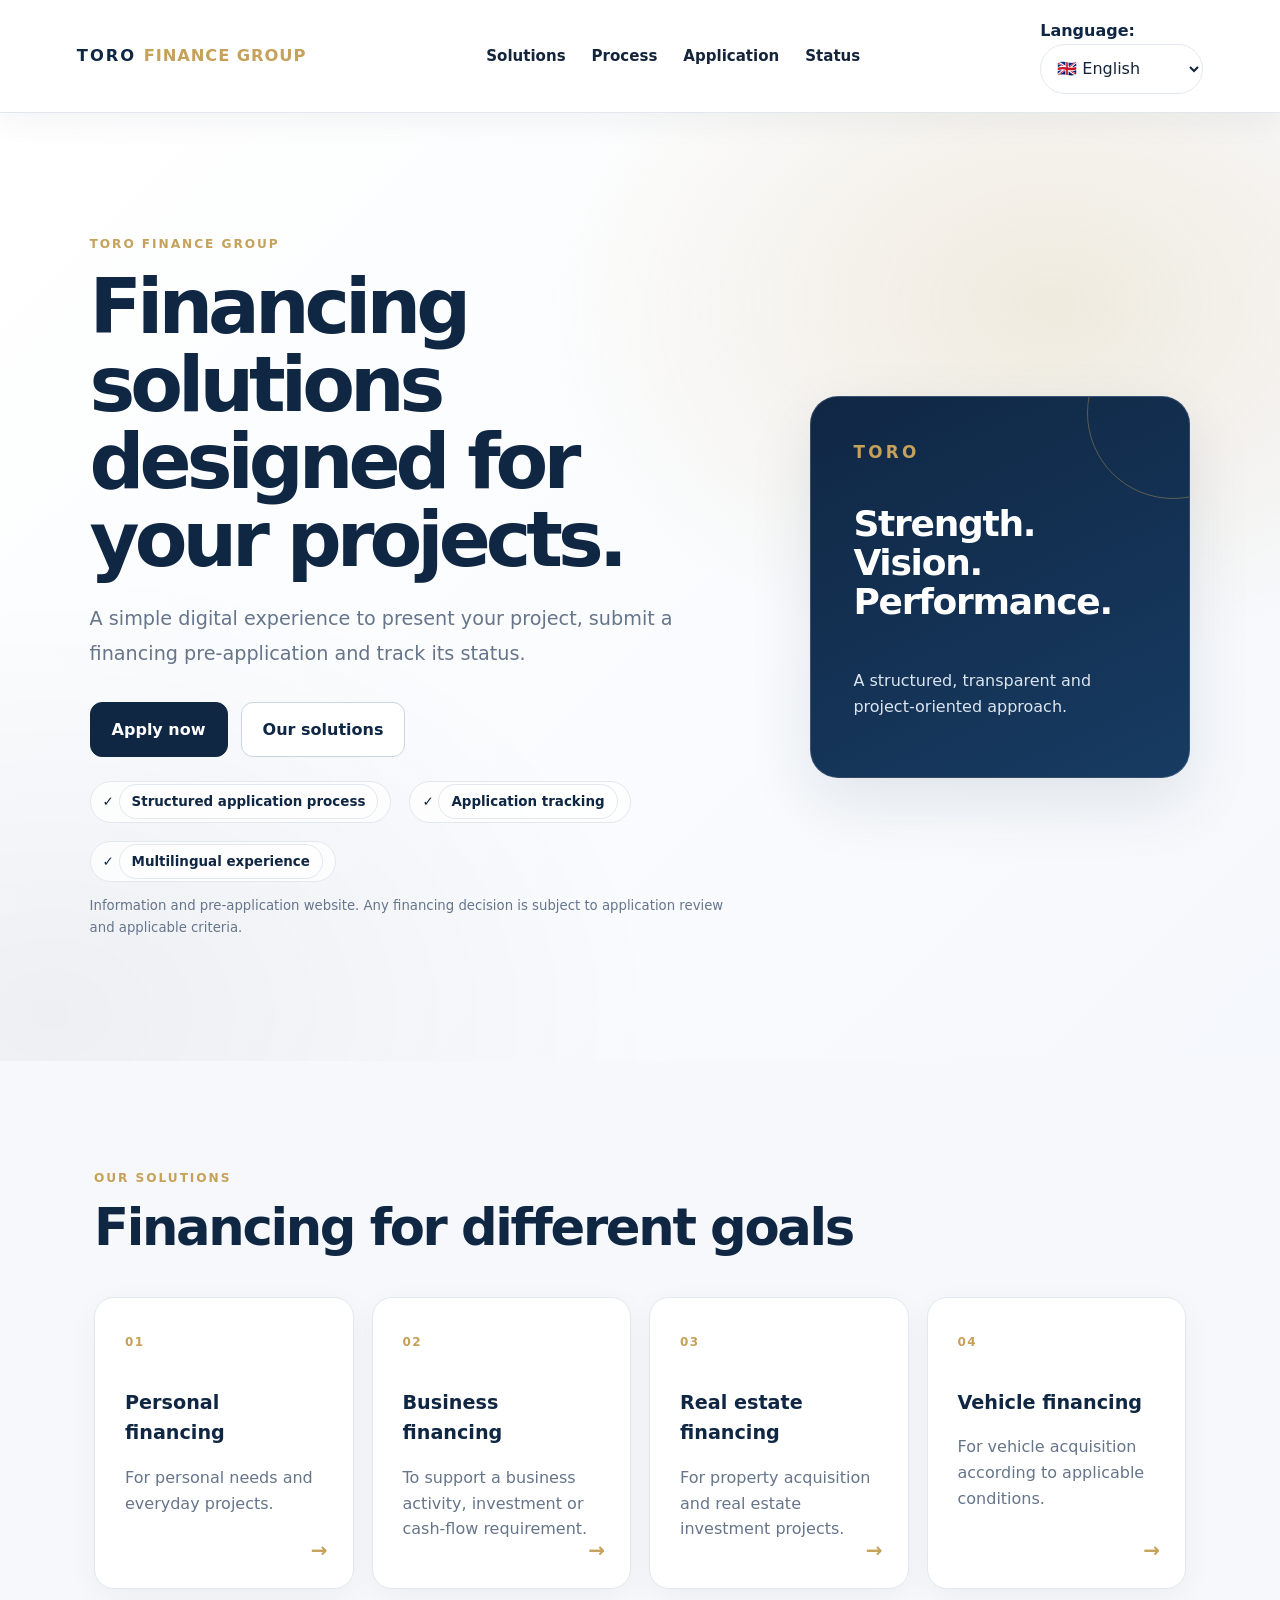
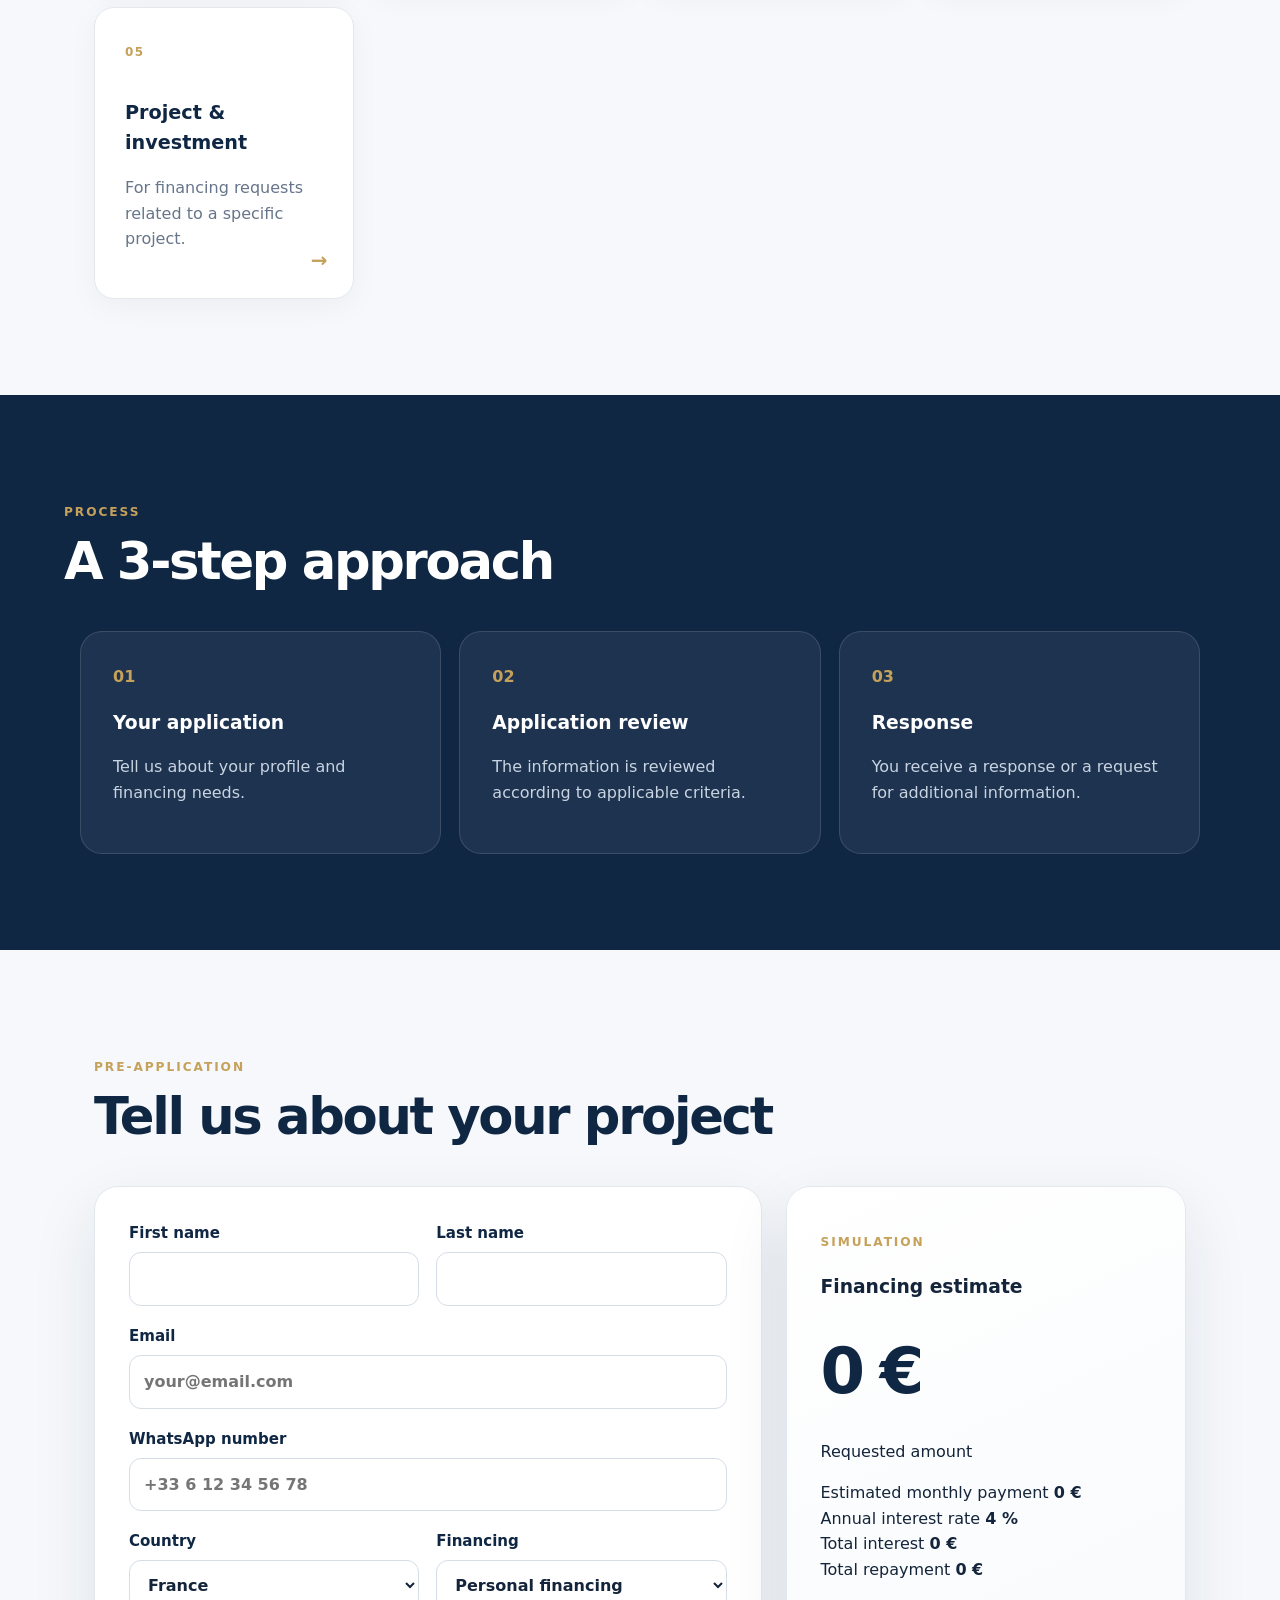
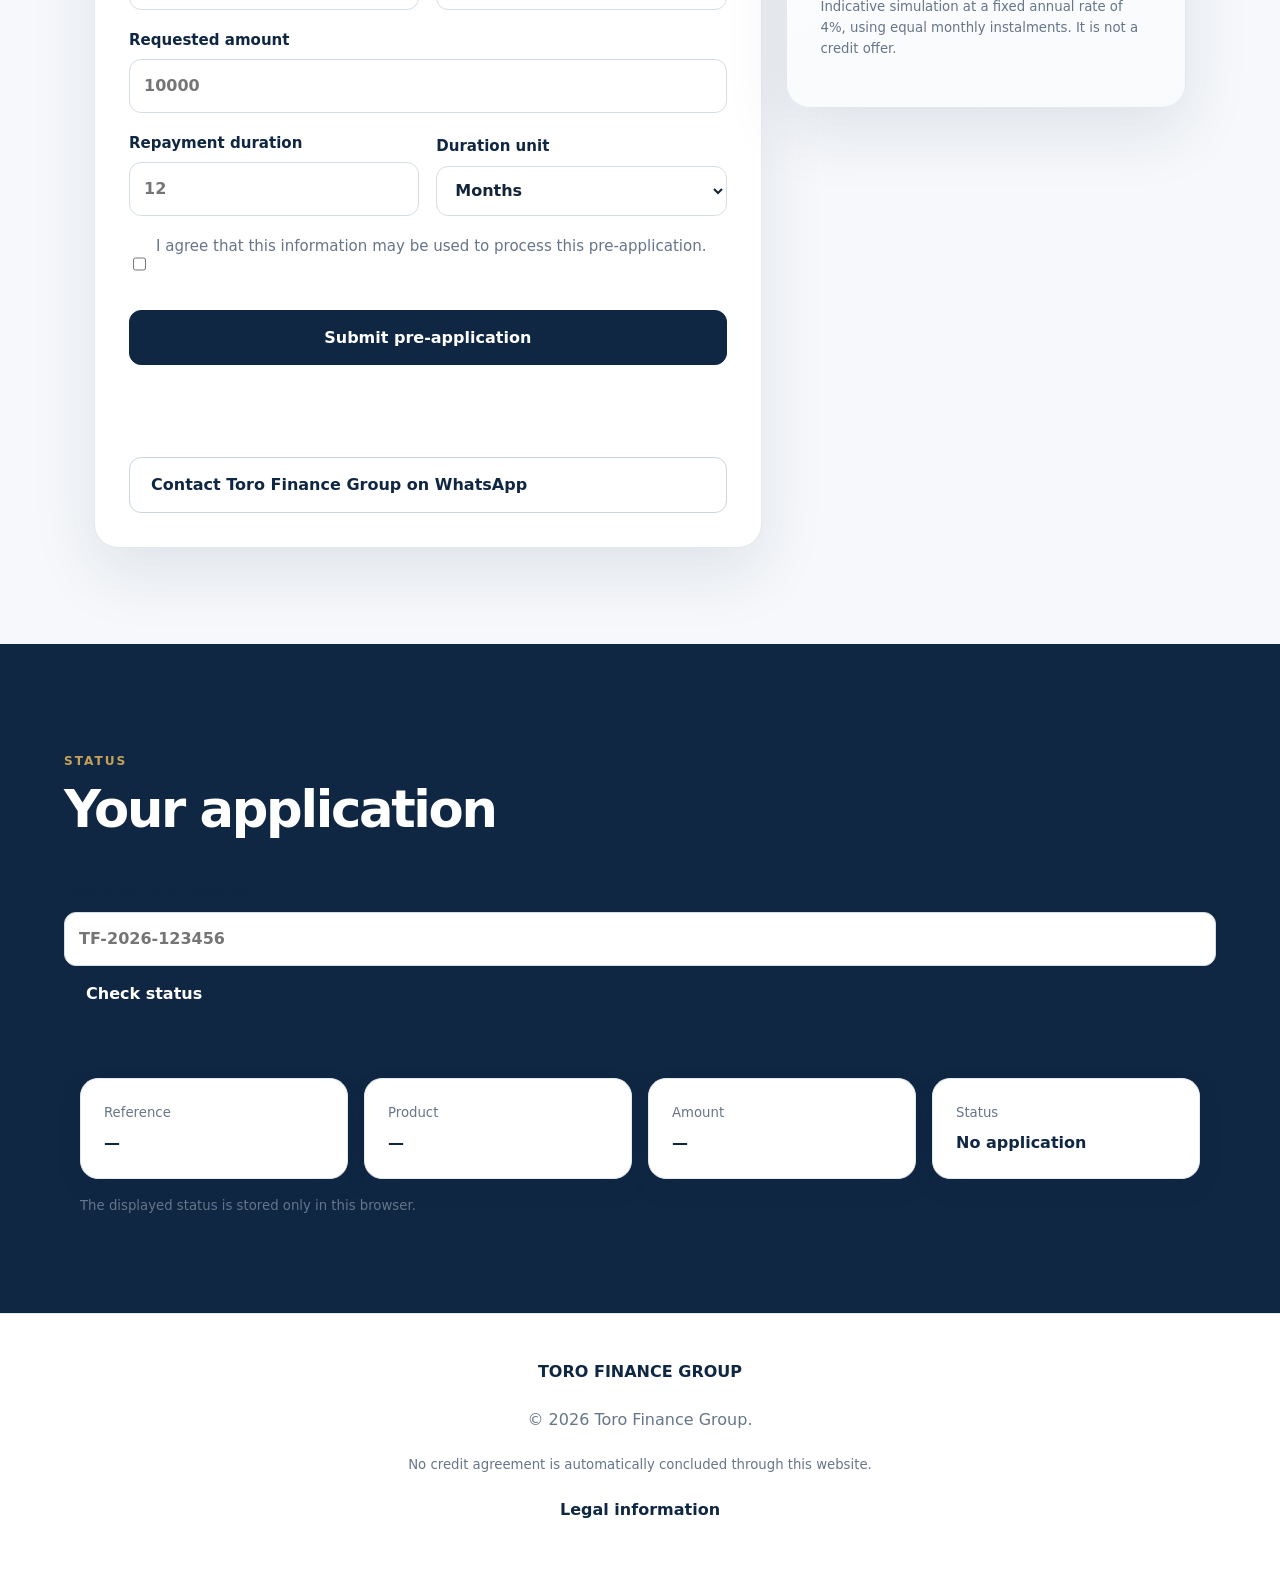
<file: index.html>
<!DOCTYPE html>
<html lang="cs">
<head>
    <meta charset="UTF-8">

    <meta name="viewport" content="width=device-width, initial-scale=1.0">

    <meta name="description"
          content="Toro Finance Group — Financing solutions for personal, business, real estate, vehicle and investment projects.">

    <meta name="theme-color" content="#0f2744">

    <meta property="og:type" content="website">
    <meta property="og:title" content="Toro Finance Group">
    <meta property="og:description"
          content="Financing solutions designed for your projects. Submit a financing pre-application and track your application status.">

    <meta name="twitter:card" content="summary">
    <meta name="twitter:title" content="Toro Finance Group">
    <meta name="twitter:description"
          content="Financing solutions designed for your projects.">

    <title>Toro Finance Group</title>
<link rel="stylesheet" href="styles.css">
<link rel="stylesheet" href="design.css">

</head><body><header class="nav"><a href="#top" class="brand">
    TORO <span>FINANCE GROUP</span>
</a>

<nav>
    <a href="#services" data-t="solutions">Solutions</a>
    <a href="#process" data-t="process">Process</a>
    <a href="#apply" data-t="applyNav">Application</a>
    <a href="status.html" data-t="track">Status</a>
</nav>
<div class="language-control">
    <label for="languageSelector" data-t="languageLabel">Langue :</label>
    <select id="languageSelector">
        <option value="fr">🇫🇷 Français</option>
        <option value="de">🇩🇪 Deutsch</option>
        <option value="en">🇬🇧 English</option>
        <option value="es">🇪🇸 Español</option>
        <option value="it">🇮🇹 Italiano</option>
        <option value="pt">🇵🇹 Português</option>
        <option value="lt">🇱🇹 Lietuvių</option>
        <option value="cs">🇨🇿 Čeština</option>
        <option value="hr">🇭🇷 Hrvatski</option>
        <option value="nl">🇳🇱 Nederlands</option>
        <option value="pl">🇵🇱 Polski</option>
        <option value="sk">🇸🇰 Slovenčina</option>
        <option value="ro">🇷🇴 Română</option>
    </select>
</div>
</header><main id="top"><!-- HERO -->

<section class="hero">

    <div>

        <p class="eyebrow">
            TORO FINANCE GROUP
        </p>

        <h1 data-t="heroTitle">
            Financing solutions designed for your projects.
        </h1>

        <p class="lead" data-t="heroLead">
            A simple and structured way to present your project,
            submit a financing pre-application and follow its progress.
        </p>

        <div class="actions">

            <a
                href="#apply"
                class="button"
                data-t="applyButton"
            >
                Start your application
            </a>

            <a
                href="#services"
                class="button secondary"
                data-t="solutionsButton"
            >
                Discover our solutions
            </a>

        </div>

        <div class="hero-trust">

            <span>
                ✓ <span data-t="trust1">Structured application process</span>
            </span>

            <span>
                ✓ <span data-t="trust2">Application tracking</span>
            </span>

            <span>
                ✓ <span data-t="trust3">Multilingual experience</span>
            </span>

        </div>

        <p class="notice" data-t="notice">
            Information and pre-application website.
            Any financing decision is subject to application review
            and applicable criteria.
        </p>

    </div>
    
    <aside class="hero-card">

        <b>TORO</b>

        <h2 data-t="heroCardTitle">
            Strength. Vision. Performance.
        </h2>

        <p data-t="heroCardText">
            A structured, transparent and project-oriented approach.
        </p>

    </aside>

</section>



<!-- SOLUTIONS -->

<section id="services">

    <p class="eyebrow" data-t="servicesEyebrow">
        OUR SOLUTIONS
    </p>

    <h2 data-t="servicesTitle">
        Financing for different goals
    </h2>

    <div class="grid">

    <article>
        <b>01</b>
        <h3 data-t="s1">Personal financing</h3>
        <p data-t="s1d">
            Flexible financing solutions for personal needs
            and individual projects.
        </p>
        <span class="card-arrow">→</span>
    </article>

    <article>
        <b>02</b>
        <h3 data-t="s2">Business financing</h3>
        <p data-t="s2d">
            Financing designed to support business activity,
            investment and working-capital needs.
        </p>
        <span class="card-arrow">→</span>
    </article>

    <article>
        <b>03</b>
        <h3 data-t="s3">Real estate financing</h3>
        <p data-t="s3d">
            Solutions for property acquisition and
            real estate investment projects.
        </p>
        <span class="card-arrow">→</span>
    </article>

    <article>
        <b>04</b>
        <h3 data-t="s4">Vehicle financing</h3>
        <p data-t="s4d">
            Financing solutions for vehicle acquisition
            according to applicable conditions.
        </p>
        <span class="card-arrow">→</span>
    </article>

    <article>
        <b>05</b>
        <h3 data-t="s5">Project & investment</h3>
        <p data-t="s5d">
            Financing requests connected to a specific
            project or investment opportunity.
        </p>
        <span class="card-arrow">→</span>
    </article>

    </div>

</section>



<!-- PROCESS -->

<section id="process" class="alt">

    <p class="eyebrow" data-t="processEyebrow">
        PROCESS
    </p>

    <h2 data-t="processTitle">
        A 3-step approach
    </h2>

    <div class="steps">

        <div>
            <b>01</b>
            <h3 data-t="p1">Your application</h3>
            <p data-t="p1d">
                Tell us about your profile and financing needs.
            </p>
        </div>

        <div>
            <b>02</b>
            <h3 data-t="p2">Application review</h3>
            <p data-t="p2d">
                The information is reviewed according to applicable criteria.
            </p>
        </div>

        <div>
            <b>03</b>
            <h3 data-t="p3">Response</h3>
            <p data-t="p3d">
                You receive a response or a request for additional information.
            </p>
        </div>

    </div>

</section>



<!-- APPLICATION -->

<section id="apply">

    <p class="eyebrow" data-t="applyEyebrow">
        APPLICATION
    </p>

    <h2 data-t="applyTitle">
        Tell us about your project
    </h2>

    <div class="apply-grid">


        <form id="demoForm">

            <input
                type="hidden"
                name="reference"
                id="emailReference"
            >


            <!-- NAME -->

            <div class="form-grid">

                <label>

                    <span data-t="firstName">
                        First name
                    </span>

                    <input
                        type="text"
                        name="firstName"
                        required
                        autocomplete="given-name"
                    >

                </label>


                <label>

                    <span data-t="lastName">
                        Last name
                    </span>

                    <input
                        type="text"
                        name="lastName"
                        required
                        autocomplete="family-name"
                    >

                </label>

            </div>


            <!-- EMAIL -->

            <label>

                <span data-t="email">
                    Email
                </span>

                <input
                    type="email"
                    name="email"
                    required
                    autocomplete="email"
                    placeholder="your@email.com"
                >

            </label>


            <!-- WHATSAPP -->

            <label>

                <span data-t="whatsappNumber">
                    WhatsApp number
                </span>

                <input
                    type="tel"
                    name="whatsapp"
                    required
                    autocomplete="tel"
                    inputmode="tel"
                    placeholder="+33 6 12 34 56 78"
                    pattern="^\+?[0-9][0-9\s().-]{7,20}$"
                >

            </label>


            <!-- COUNTRY + FINANCING -->

            <div class="form-grid">

                <label>

                    <span data-t="country">
                        Country
                    </span>

                    <select name="country">

                        <option value="FR" data-t="france">
                            France
                        </option>

                        <option value="BE" data-t="belgium">
                            Belgium
                        </option>

                        <option value="DE" data-t="germany">
                            Germany
                        </option>

                        <option value="IT" data-t="italy">
                            Italy
                        </option>

                        <option value="LT" data-t="lithuania">
                            Lithuania
                        </option>

                        <option value="ES" data-t="spain">
                            Spain
                        </option>

                        <option value="PT" data-t="portugal">
                            Portugal
                        </option>

                        <option value="OTHER" data-t="other">
                            Other
                        </option>

                    </select>

                </label>


                <label>

                    <span data-t="product">
                        Financing
                    </span>

                    <select name="product">

                        <option value="personal" data-t="personal">
                            Personal financing
                        </option>

                        <option value="business" data-t="business">
                            Business financing
                        </option>

                        <option value="realestate" data-t="realestate">
                            Real estate financing
                        </option>

                        <option value="auto" data-t="auto">
                            Vehicle financing
                        </option>

                        <option value="project" data-t="project">
                            Project / investment
                        </option>

                    </select>

                </label>

            </div>


            <!-- AMOUNT -->

            <label>

                <span data-t="amount">
                    Requested amount
                </span>

                <input
                    id="amount"
                    type="number"
                    name="amount"
                    min="1"
                    step="1"
                    required
                    inputmode="numeric"
                    placeholder="10000"
                >

            </label>


            <!-- CONSENT -->

            <label class="check">

                <input
                    type="checkbox"
                    name="consent"
                    required
                >

                <span data-t="consent">
                    I agree that this information may be used to process this application.
                </span>

            </label>


            <!-- SUBMIT -->

            <button
                type="submit"
                class="button"
                data-t="submit"
            >
                Submit application
            </button>


            <p
                id="result"
                class="result"
                aria-live="polite"
            ></p>


            <!-- WHATSAPP -->

            <a
                id="whatsappButton"
                class="button secondary"
                href="https://wa.me/48729210027"
                target="_blank"
                rel="noopener"
                data-t="whatsapp"
            >
                Contact Toro Finance Group on WhatsApp
            </a>

        </form>



        <!-- SIMULATION -->

        <aside class="estimate">

    <p class="eyebrow" data-t="simulation">
        SIMULATEUR DE CRÉDIT
    </p>

    <h3 data-t="simTitle">Estimation de votre financement</h3>

    <div id="estimateAmount">0 €</div>

    <p data-t="simAmount">Montant demandé</p>

    <div class="simulation-results">

        <div>
            <span data-t="simMonthly">Mensualité estimée</span>
            <strong id="monthlyPayment">0 €</strong>
        </div>

        <div>
            <span data-t="simRate">Taux annuel</span>
            <strong>4 %</strong>
        </div>

        <div>
            <span data-t="simInterest">Total des intérêts</span>
            <strong id="totalInterest">0 €</strong>
        </div>

        <div>
            <span data-t="simTotal">Total à rembourser</span>
            <strong id="totalRepayment">0 €</strong>
        </div>

    </div>

    <p class="small" data-t="simNote">
        Simulation indicative à taux annuel fixe de 4 %,
        selon la méthode des mensualités constantes.
        Elle ne constitue pas une offre de crédit.
    </p>

        </aside>

    </div>

</section>



<!-- STATUS -->

<section id="dashboard" class="alt">

    <p class="eyebrow" data-t="trackEyebrow">
        STATUS
    </p>

    <h2 data-t="trackTitle">
        Your application
    </h2>


    <!-- TRACKING SEARCH -->

    <div class="track-search">

        <label>

            <span data-t="trackReference">
                Enter your reference
            </span>

            <input
                id="trackReferenceInput"
                type="text"
                autocomplete="off"
                placeholder="TF-2026-123456"
            >

        </label>

        <button
            id="trackButton"
            type="button"
            class="button"
            data-t="trackButton"
        >
            Check status
        </button>

    </div>


    <p
        id="trackResult"
        class="result"
        aria-live="polite"
    ></p>


    <div class="dashboard">

        <div>

            <span data-t="reference">
                Reference
            </span>

            <strong id="dashRef">
                —
            </strong>

        </div>


        <div>

            <span data-t="productLabel">
                Product
            </span>

            <strong id="dashProduct">
                —
            </strong>

        </div>


        <div>

            <span data-t="amountLabel">
                Amount
            </span>

            <strong id="dashAmount">
                —
            </strong>

        </div>


        <div>

            <span data-t="statusLabel">
                Status
            </span>

            <strong id="dashStatus" data-t="noApplication">
                No application
            </strong>

        </div>

    </div>


    <p class="small track-note" data-t="trackNote">
        Enter your reference to check the current status of your application.
    </p>

</section>

</main><!-- FOOTER --><footer><strong>
    TORO FINANCE GROUP
</strong>

<p>
    © 2026 Toro Finance Group.
</p>

<p class="small" data-t="footerNote">
    No credit agreement is automatically concluded through this website.
</p>
<p><a href="legal.html">Legal information</a></p>
</footer><!-- JAVASCRIPT --><script src="app.js?v=20261127-2"></script>
<script src="duration.js?v=20261127-2"></script>
<script src="fix.js?v=20261127-2"></script></body>
    </html>
</file>
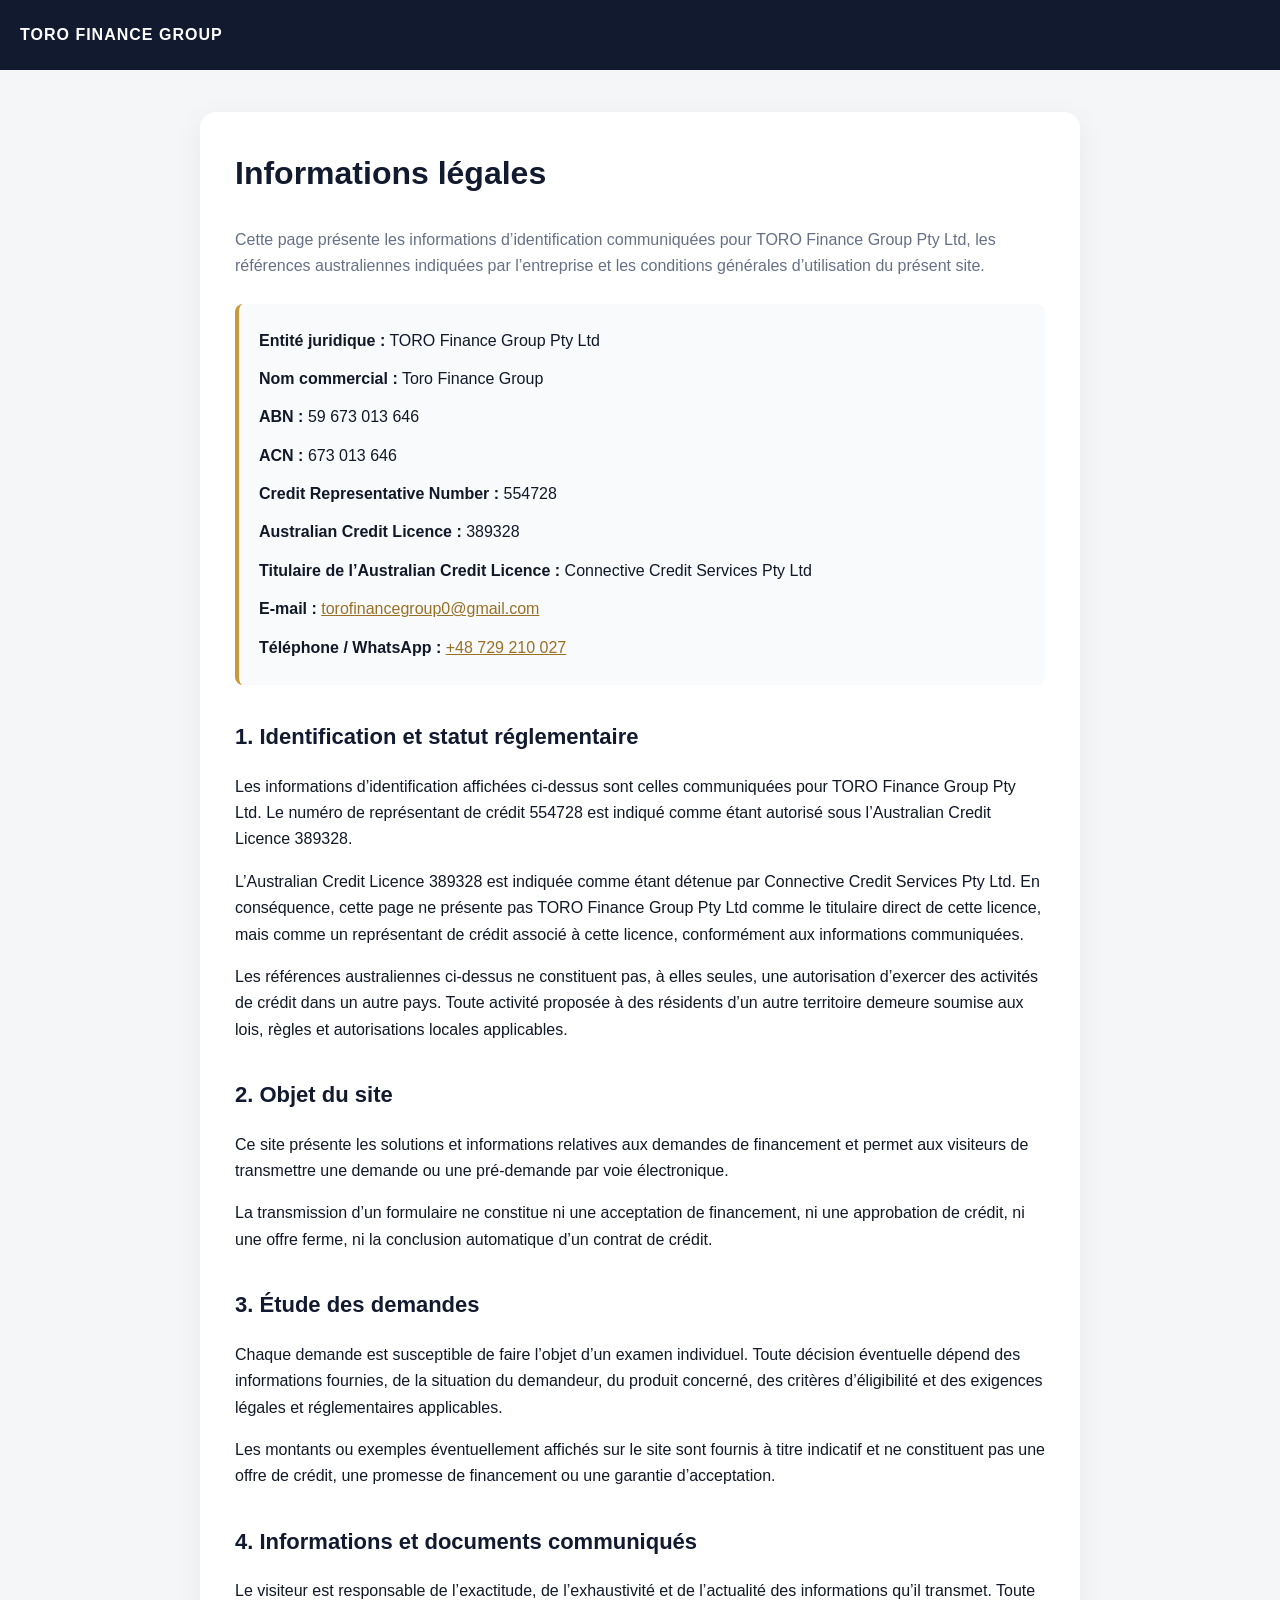
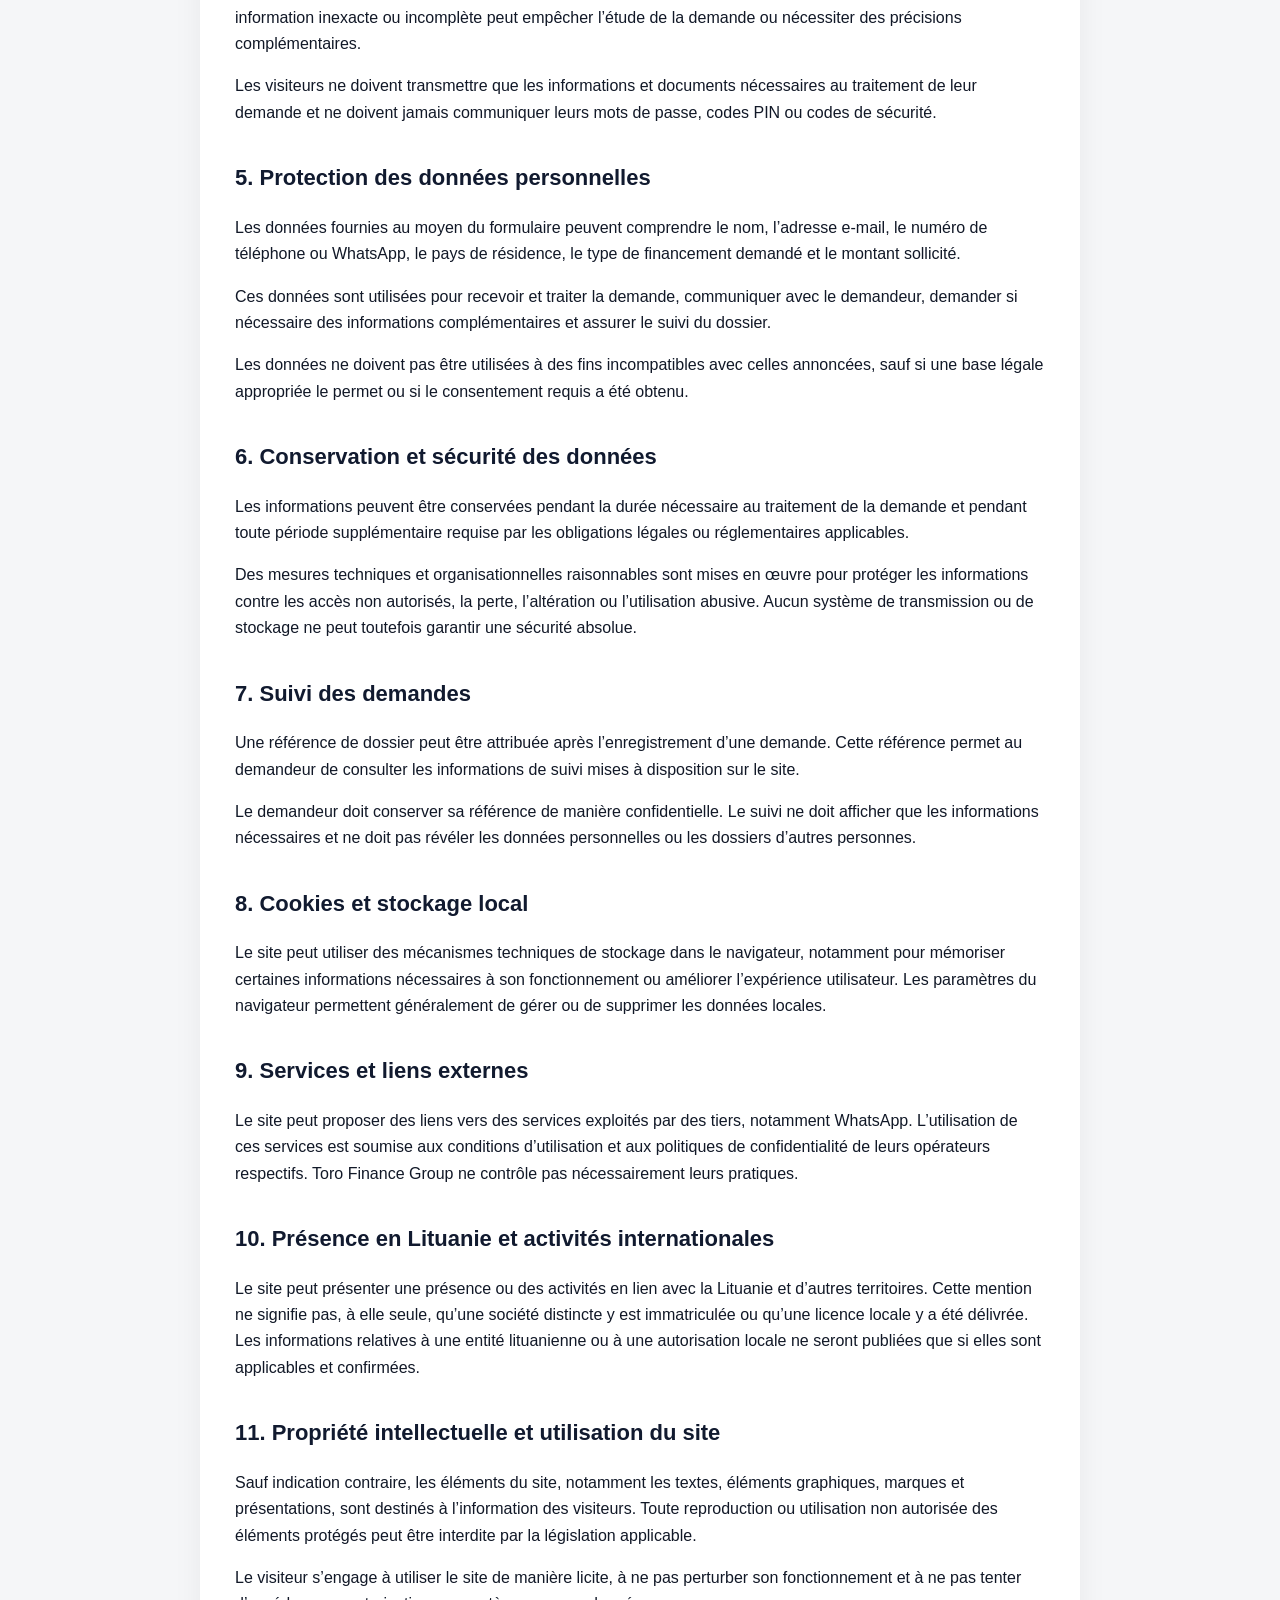
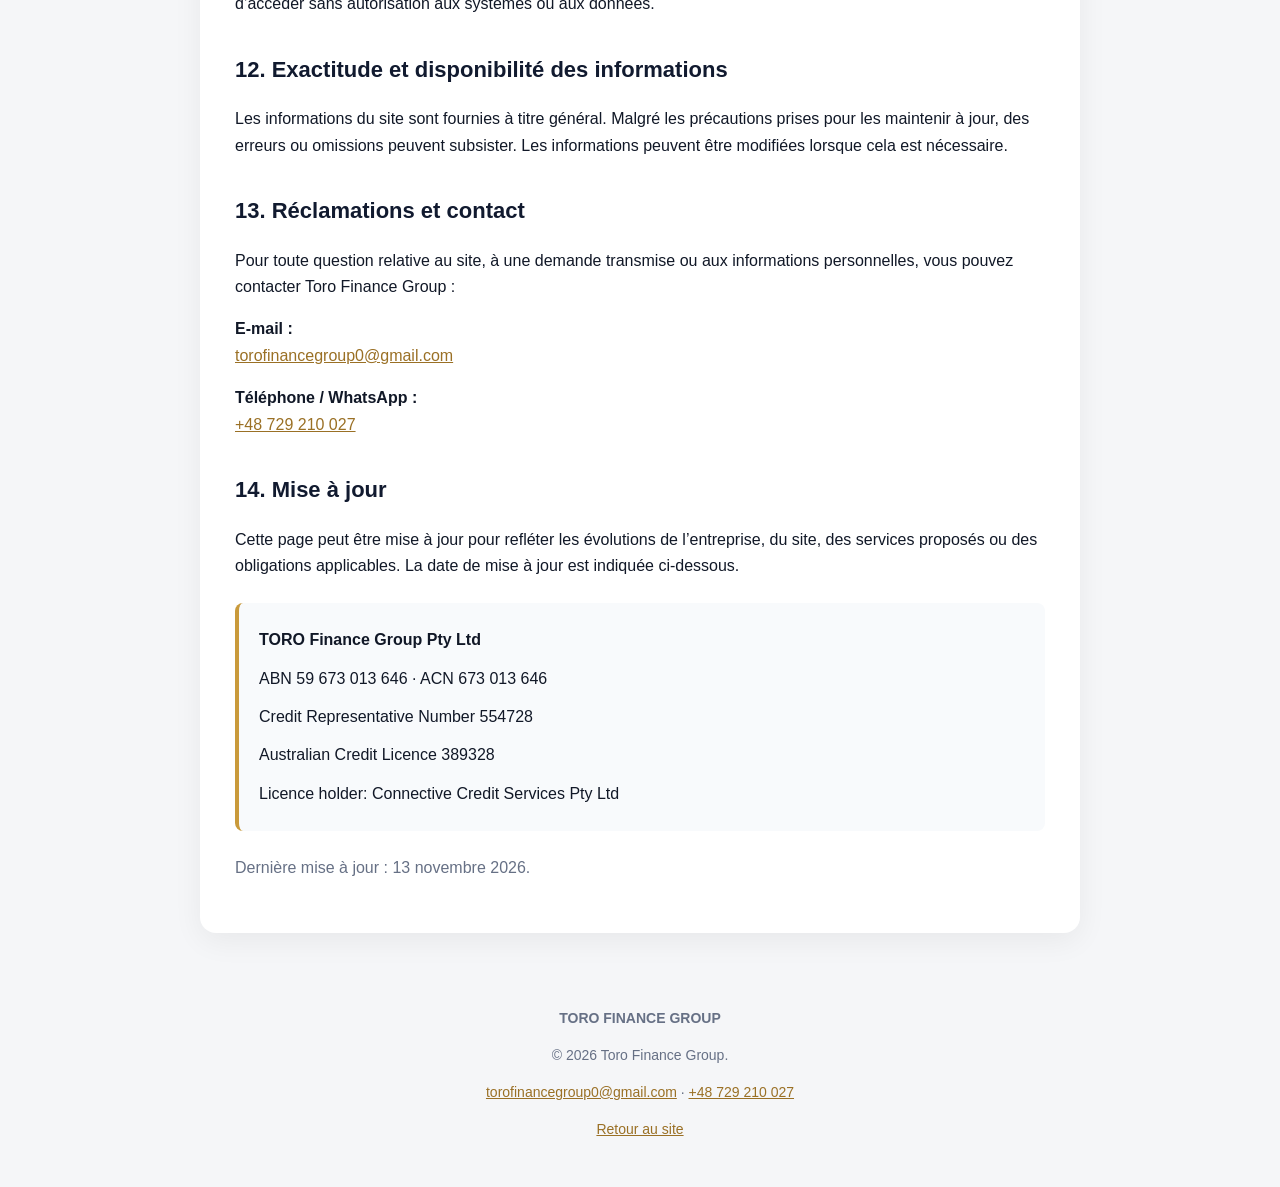
<file: legal.html>
<!DOCTYPE html>
<html lang="fr">
<head>
    <meta charset="UTF-8">
    <meta name="viewport" content="width=device-width, initial-scale=1.0">
    <meta name="description" content="Informations légales et réglementaires de Toro Finance Group.">
    <title>Toro Finance Group — Informations légales</title>
    <style>
        * { box-sizing: border-box; }
        body {
            margin: 0;
            font-family: Arial, Helvetica, sans-serif;
            background: #f5f6f8;
            color: #111827;
            line-height: 1.65;
        }
        header {
            background: #111a2f;
            color: #fff;
            padding: 22px 20px;
        }
        header a {
            color: #fff;
            text-decoration: none;
            font-weight: 700;
            letter-spacing: 1px;
        }
        main {
            max-width: 920px;
            margin: 42px auto;
            padding: 0 20px;
        }
        .card {
            background: #fff;
            border-radius: 16px;
            padding: 35px;
            box-shadow: 0 8px 30px rgba(0,0,0,.06);
        }
        h1, h2, h3 { color: #111a2f; }
        h1 { margin-top: 0; font-size: 32px; }
        h2 { margin-top: 34px; font-size: 22px; }
        .intro { color: #667085; }
        .info {
            background: #f8fafc;
            border-left: 4px solid #c99a3b;
            padding: 18px 20px;
            margin: 24px 0;
            border-radius: 8px;
        }
        .row { padding: 6px 0; }
        .label { font-weight: 700; }
        a { color: #9a7025; }
        footer {
            text-align: center;
            padding: 32px 20px;
            color: #667085;
            font-size: 14px;
        }
        @media (max-width: 600px) {
            main { margin: 24px auto; }
            .card { padding: 22px; }
            h1 { font-size: 27px; }
        }
    </style>
</head>
<body>
<header>
    <a href="index.html">TORO FINANCE GROUP</a>
</header>

<main>
<article class="card">
    <h1>Informations légales</h1>
    <p class="intro">
        Cette page présente les informations d’identification communiquées
        pour TORO Finance Group Pty Ltd, les références australiennes
        indiquées par l’entreprise et les conditions générales d’utilisation
        du présent site.
    </p>

    <div class="info">
        <div class="row"><span class="label">Entité juridique :</span> TORO Finance Group Pty Ltd</div>
        <div class="row"><span class="label">Nom commercial :</span> Toro Finance Group</div>
        <div class="row"><span class="label">ABN :</span> 59 673 013 646</div>
        <div class="row"><span class="label">ACN :</span> 673 013 646</div>
        <div class="row"><span class="label">Credit Representative Number :</span> 554728</div>
        <div class="row"><span class="label">Australian Credit Licence :</span> 389328</div>
        <div class="row"><span class="label">Titulaire de l’Australian Credit Licence :</span> Connective Credit Services Pty Ltd</div>
        <div class="row"><span class="label">E-mail :</span> <a href="mailto:torofinancegroup0@gmail.com">torofinancegroup0@gmail.com</a></div>
        <div class="row"><span class="label">Téléphone / WhatsApp :</span> <a href="https://wa.me/48729210027" target="_blank" rel="noopener noreferrer">+48 729 210 027</a></div>
    </div>

    <h2>1. Identification et statut réglementaire</h2>
    <p>
        Les informations d’identification affichées ci-dessus sont celles
        communiquées pour TORO Finance Group Pty Ltd. Le numéro de représentant
        de crédit 554728 est indiqué comme étant autorisé sous l’Australian
        Credit Licence 389328.
    </p>
    <p>
        L’Australian Credit Licence 389328 est indiquée comme étant détenue par
        Connective Credit Services Pty Ltd. En conséquence, cette page ne
        présente pas TORO Finance Group Pty Ltd comme le titulaire direct de
        cette licence, mais comme un représentant de crédit associé à cette
        licence, conformément aux informations communiquées.
    </p>
    <p>
        Les références australiennes ci-dessus ne constituent pas, à elles
        seules, une autorisation d’exercer des activités de crédit dans un
        autre pays. Toute activité proposée à des résidents d’un autre
        territoire demeure soumise aux lois, règles et autorisations locales
        applicables.
    </p>

    <h2>2. Objet du site</h2>
    <p>
        Ce site présente les solutions et informations relatives aux demandes
        de financement et permet aux visiteurs de transmettre une demande ou
        une pré-demande par voie électronique.
    </p>
    <p>
        La transmission d’un formulaire ne constitue ni une acceptation de
        financement, ni une approbation de crédit, ni une offre ferme, ni la
        conclusion automatique d’un contrat de crédit.
    </p>

    <h2>3. Étude des demandes</h2>
    <p>
        Chaque demande est susceptible de faire l’objet d’un examen individuel.
        Toute décision éventuelle dépend des informations fournies, de la
        situation du demandeur, du produit concerné, des critères d’éligibilité
        et des exigences légales et réglementaires applicables.
    </p>
    <p>
        Les montants ou exemples éventuellement affichés sur le site sont
        fournis à titre indicatif et ne constituent pas une offre de crédit,
        une promesse de financement ou une garantie d’acceptation.
    </p>

    <h2>4. Informations et documents communiqués</h2>
    <p>
        Le visiteur est responsable de l’exactitude, de l’exhaustivité et de
        l’actualité des informations qu’il transmet. Toute information
        inexacte ou incomplète peut empêcher l’étude de la demande ou nécessiter
        des précisions complémentaires.
    </p>
    <p>
        Les visiteurs ne doivent transmettre que les informations et documents
        nécessaires au traitement de leur demande et ne doivent jamais
        communiquer leurs mots de passe, codes PIN ou codes de sécurité.
    </p>

    <h2>5. Protection des données personnelles</h2>
    <p>
        Les données fournies au moyen du formulaire peuvent comprendre le nom,
        l’adresse e-mail, le numéro de téléphone ou WhatsApp, le pays de
        résidence, le type de financement demandé et le montant sollicité.
    </p>
    <p>
        Ces données sont utilisées pour recevoir et traiter la demande,
        communiquer avec le demandeur, demander si nécessaire des informations
        complémentaires et assurer le suivi du dossier.
    </p>
    <p>
        Les données ne doivent pas être utilisées à des fins incompatibles avec
        celles annoncées, sauf si une base légale appropriée le permet ou si le
        consentement requis a été obtenu.
    </p>

    <h2>6. Conservation et sécurité des données</h2>
    <p>
        Les informations peuvent être conservées pendant la durée nécessaire
        au traitement de la demande et pendant toute période supplémentaire
        requise par les obligations légales ou réglementaires applicables.
    </p>
    <p>
        Des mesures techniques et organisationnelles raisonnables sont mises
        en œuvre pour protéger les informations contre les accès non autorisés,
        la perte, l’altération ou l’utilisation abusive. Aucun système de
        transmission ou de stockage ne peut toutefois garantir une sécurité
        absolue.
    </p>

    <h2>7. Suivi des demandes</h2>
    <p>
        Une référence de dossier peut être attribuée après l’enregistrement
        d’une demande. Cette référence permet au demandeur de consulter les
        informations de suivi mises à disposition sur le site.
    </p>
    <p>
        Le demandeur doit conserver sa référence de manière confidentielle.
        Le suivi ne doit afficher que les informations nécessaires et ne doit
        pas révéler les données personnelles ou les dossiers d’autres personnes.
    </p>

    <h2>8. Cookies et stockage local</h2>
    <p>
        Le site peut utiliser des mécanismes techniques de stockage dans le
        navigateur, notamment pour mémoriser certaines informations nécessaires
        à son fonctionnement ou améliorer l’expérience utilisateur. Les
        paramètres du navigateur permettent généralement de gérer ou de
        supprimer les données locales.
    </p>

    <h2>9. Services et liens externes</h2>
    <p>
        Le site peut proposer des liens vers des services exploités par des
        tiers, notamment WhatsApp. L’utilisation de ces services est soumise
        aux conditions d’utilisation et aux politiques de confidentialité
        de leurs opérateurs respectifs. Toro Finance Group ne contrôle pas
        nécessairement leurs pratiques.
    </p>

    <h2>10. Présence en Lituanie et activités internationales</h2>
    <p>
        Le site peut présenter une présence ou des activités en lien avec la
        Lituanie et d’autres territoires. Cette mention ne signifie pas, à elle
        seule, qu’une société distincte y est immatriculée ou qu’une licence
        locale y a été délivrée. Les informations relatives à une entité
        lituanienne ou à une autorisation locale ne seront publiées que si
        elles sont applicables et confirmées.
    </p>

    <h2>11. Propriété intellectuelle et utilisation du site</h2>
    <p>
        Sauf indication contraire, les éléments du site, notamment les textes,
        éléments graphiques, marques et présentations, sont destinés à
        l’information des visiteurs. Toute reproduction ou utilisation non
        autorisée des éléments protégés peut être interdite par la législation
        applicable.
    </p>
    <p>
        Le visiteur s’engage à utiliser le site de manière licite, à ne pas
        perturber son fonctionnement et à ne pas tenter d’accéder sans
        autorisation aux systèmes ou aux données.
    </p>

    <h2>12. Exactitude et disponibilité des informations</h2>
    <p>
        Les informations du site sont fournies à titre général. Malgré les
        précautions prises pour les maintenir à jour, des erreurs ou omissions
        peuvent subsister. Les informations peuvent être modifiées lorsque
        cela est nécessaire.
    </p>

    <h2>13. Réclamations et contact</h2>
    <p>
        Pour toute question relative au site, à une demande transmise ou aux
        informations personnelles, vous pouvez contacter Toro Finance Group :
    </p>
    <p>
        <strong>E-mail :</strong><br>
        <a href="mailto:torofinancegroup0@gmail.com">torofinancegroup0@gmail.com</a>
    </p>
    <p>
        <strong>Téléphone / WhatsApp :</strong><br>
        <a href="https://wa.me/48729210027" target="_blank" rel="noopener noreferrer">+48 729 210 027</a>
    </p>

    <h2>14. Mise à jour</h2>
    <p>
        Cette page peut être mise à jour pour refléter les évolutions de
        l’entreprise, du site, des services proposés ou des obligations
        applicables. La date de mise à jour est indiquée ci-dessous.
    </p>

    <div class="info">
        <div class="row"><strong>TORO Finance Group Pty Ltd</strong></div>
        <div class="row">ABN 59 673 013 646 · ACN 673 013 646</div>
        <div class="row">Credit Representative Number 554728</div>
        <div class="row">Australian Credit Licence 389328</div>
        <div class="row">Licence holder: Connective Credit Services Pty Ltd</div>
    </div>

    <p class="intro">Dernière mise à jour : 13 novembre 2026.</p>
</article>
</main>

<footer>
    <strong>TORO FINANCE GROUP</strong>
    <p>© 2026 Toro Finance Group.</p>
    <p>
        <a href="mailto:torofinancegroup0@gmail.com">torofinancegroup0@gmail.com</a>
        ·
        <a href="https://wa.me/48729210027" target="_blank" rel="noopener noreferrer">+48 729 210 027</a>
    </p>
    <p><a href="index.html">Retour au site</a></p>
</footer>
</body>
</html>
</file>
<file: styles.css>
*{box-sizing:border-box}
html{scroll-behavior:smooth}

:root{
  --ink:#0b1729;
  --navy:#0f2744;
  --gold:#c7a45a;
  --gold-soft:#f4ead2;
  --muted:#66758a;
  --line:#dfe5ec;
  --bg:#f4f7fa;
  --card:#fff;
  --shadow:0 22px 70px rgba(10,25,45,.11)
}

body{
  margin:0;
  font-family:Inter,ui-sans-serif,system-ui,-apple-system,BlinkMacSystemFont,"Segoe UI",Arial,sans-serif;
  line-height:1.6;
  color:var(--ink);
  background:var(--bg)
}

.nav{
  position:sticky;
  top:0;
  z-index:20;
  display:flex;
  align-items:center;
  gap:34px;
  padding:18px 5%;
  background:rgba(255,255,255,.94);
  backdrop-filter:blur(16px);
  border-bottom:1px solid rgba(223,229,236,.9);
  box-shadow:0 6px 24px rgba(10,25,45,.04)
}

.brand{
  font-weight:900;
  letter-spacing:.08em;
  color:var(--navy);
  text-decoration:none;
  white-space:nowrap
}

.brand span{
  font-weight:500;
  color:var(--gold);
  letter-spacing:.055em
}

.nav nav{
  display:flex;
  gap:26px;
  flex:1;
  justify-content:center
}

.nav nav a{
  position:relative;
  color:var(--ink);
  text-decoration:none;
  font-size:.94rem;
  font-weight:650
}

.nav nav a:after{
  content:"";
  position:absolute;
  left:0;
  bottom:-7px;
  width:0;
  height:2px;
  background:var(--gold);
  transition:width .2s
}

.nav nav a:hover:after{
  width:100%
}

.nav select{
  border:1px solid var(--line);
  border-radius:999px;
  padding:8px 12px;
  background:#fff;
  color:var(--ink)
}

.hero{
  max-width:none;
  min-height:690px;
  padding:100px 5%;
  display:grid;
  grid-template-columns:minmax(0,1fr) 380px;
  gap:70px;
  align-items:center;
  background:
    radial-gradient(circle at 85% 30%,rgba(199,164,90,.12),transparent 28%),
    linear-gradient(135deg,#fff 0%,#f8fafc 100%)
}

.hero>div{
  max-width:900px
}

.hero h1{
  max-width:900px;
  font-size:clamp(3rem,6.7vw,6.2rem);
  line-height:.98;
  letter-spacing:-.065em;
  margin:14px 0 24px;
  color:var(--navy)
}

.lead{
  max-width:720px;
  font-size:1.2rem;
  color:var(--muted)
}

.actions{
  display:flex;
  gap:13px;
  flex-wrap:wrap;
  margin-top:30px
}

.button{
  display:inline-block;
  border:1px solid var(--navy);
  border-radius:10px;
  padding:14px 21px;
  background:var(--navy);
  color:#fff;
  text-decoration:none;
  cursor:pointer;
  font:inherit;
  font-weight:800;
  transition:transform .18s,box-shadow .18s,background .18s
}

.button:hover{
  transform:translateY(-2px);
  box-shadow:0 12px 28px rgba(15,39,68,.2);
  background:#173a63
}

.secondary{
  background:#fff;
  color:var(--navy);
  border-color:#cbd5e1
}

.secondary:hover{
  background:#f8fafc
}

.button:focus,
input:focus,
select:focus{
  outline:3px solid rgba(199,164,90,.45);
  outline-offset:3px
}

.eyebrow{
  font-size:.76rem;
  font-weight:900;
  letter-spacing:.16em;
  color:var(--gold)
}

.notice,
.small{
  font-size:.83rem;
  color:var(--muted)
}

.hero-card{
  padding:34px;
  background:linear-gradient(155deg,var(--navy),#173b62);
  color:#fff;
  border:1px solid rgba(255,255,255,.15);
  border-radius:24px;
  box-shadow:var(--shadow);
  position:relative;
  overflow:hidden
}

.hero-card:before{
  content:"";
  position:absolute;
  width:170px;
  height:170px;
  border:1px solid rgba(199,164,90,.4);
  border-radius:50%;
  right:-70px;
  top:-70px
}

.hero-card b{
  color:var(--gold);
  letter-spacing:.16em
}

.hero-card h2{
  font-size:2rem;
  line-height:1.08;
  letter-spacing:-.035em;
  margin-top:40px
}

.hero-card p{
  color:#dbe5f0
}

section{
  max-width:1220px;
  margin:auto;
  padding:86px 5%
}

section>h2{
  font-size:clamp(2.15rem,4vw,3.35rem);
  line-height:1.05;
  letter-spacing:-.045em;
  margin-top:9px;
  color:var(--navy)
}

.grid{
  display:grid;
  grid-template-columns:repeat(auto-fit,minmax(210px,1fr));
  gap:18px
}

.grid article{
  position:relative;
  padding:28px;
  min-height:205px;
  background:var(--card);
  border:1px solid var(--line);
  border-radius:18px;
  box-shadow:0 8px 30px rgba(10,25,45,.045);
  transition:transform .18s,box-shadow .18s
}

.grid article:hover{
  transform:translateY(-4px);
  box-shadow:0 18px 42px rgba(10,25,45,.09)
}

.grid article b{
  font-size:.75rem;
  color:var(--gold);
  letter-spacing:.12em
}

.grid article h3{
  margin:34px 0 8px;
  color:var(--navy)
}

.grid article p{
  color:var(--muted)
}

.alt{
  max-width:none;
  background:var(--navy);
  color:#fff
}

.alt .eyebrow{
  color:var(--gold)
}

.alt h2{
  color:#fff
}

.steps{
  max-width:1120px;
  margin:auto;
  display:grid;
  grid-template-columns:repeat(3,1fr);
  gap:18px
}

.steps>div{
  background:rgba(255,255,255,.06);
  border:1px solid rgba(255,255,255,.13);
  border-radius:18px;
  padding:28px
}

.steps b{
  color:var(--gold)
}

.steps h3{
  margin-bottom:8px
}

.steps p{
  color:#c8d4e2
}

.apply-grid{
  display:grid;
  grid-template-columns:minmax(0,1.25fr) minmax(280px,.75fr);
  gap:24px;
  align-items:start
}

.form-grid{
  display:grid;
  grid-template-columns:1fr 1fr;
  gap:17px
}

form{
  max-width:none;
  padding:30px;
  display:grid;
  gap:18px;
  background:var(--card);
  border:1px solid var(--line);
  border-radius:20px;
  box-shadow:0 18px 50px rgba(10,25,45,.07)
}

label{
  display:grid;
  gap:7px;
  font-weight:700;
  color:var(--navy)
}

input,
select{
  padding:13px 14px;
  border:1px solid #cbd5e1;
  border-radius:10px;
  font:inherit;
  background:#fff;
  color:var(--ink)
}

input:focus,
select:focus{
  border-color:var(--gold)
}

.check{
  grid-template-columns:auto 1fr;
  display:grid;
  align-items:start;
  font-weight:500;
  color:var(--muted)
}

.check input{
  width:auto;
  margin-top:5px
}

.result{
  min-height:24px;
  font-weight:750
}

.estimate{
  padding:30px;
  position:sticky;
  top:100px;
  background:linear-gradient(155deg,#fff,#f8fafc);
  border:1px solid var(--line);
  border-radius:20px;
  box-shadow:0 18px 50px rgba(10,25,45,.07)
}

.estimate #estimateAmount{
  font-size:clamp(2.4rem,5vw,4.2rem);
  font-weight:900;
  letter-spacing:-.06em;
  color:var(--navy);
  margin-top:15px
}

.dashboard{
  max-width:1120px;
  margin:auto;
  display:grid;
  grid-template-columns:repeat(4,1fr);
  gap:15px
}

.dashboard>div{
  padding:23px;
  background:#fff;
  border:1px solid var(--line);
  border-radius:16px
}

.dashboard span{
  display:block;
  color:var(--muted);
  font-size:.83rem
}

.dashboard strong{
  display:block;
  margin-top:7px;
  color:var(--navy)
}

.track-note{
  max-width:1120px;
  margin:16px auto 0
}

footer{
  padding:34px 5%;
  text-align:center;
  background:#fff;
  border-top:1px solid var(--line);
  color:var(--muted)
}

footer strong{
  color:var(--navy)
}

@media(max-width:800px){
  .nav{
    flex-wrap:wrap;
    gap:18px
  }

  .nav nav{
    order:3;
    flex-basis:100%;
    justify-content:flex-start;
    overflow:auto
  }

  .hero{
    grid-template-columns:1fr;
    padding-top:68px;
    min-height:auto
  }

  .hero-card{
    max-width:520px
  }

  .steps,
  .dashboard{
    grid-template-columns:1fr 1fr
  }

  .apply-grid{
    grid-template-columns:1fr
  }

  .estimate{
    position:static
  }
}

@media(max-width:560px){
  section{
    padding:58px 5%
  }

  .hero{
    padding-bottom:64px
  }

  .hero h1{
    font-size:2.75rem
  }

  .form-grid,
  .steps,
  .dashboard{
    grid-template-columns:1fr
  }

  .nav{
    padding:14px 4%
  }

  .nav nav{
    gap:18px
  }

  .nav nav a{
    white-space:nowrap
  }

  .brand{
    font-size:.9rem
  }
}
.hero-trust{
    display:flex;
    gap:18px;
    flex-wrap:wrap;
    margin-top:24px;
    color:var(--navy);
    font-size:.84rem;
    font-weight:700
}

.hero-trust span{
    padding:9px 12px;
    background:rgba(255,255,255,.75);
    border:1px solid var(--line);
    border-radius:999px
}

.hero-card-line{
    width:55px;
    height:2px;
    margin:26px 0 18px;
    background:var(--gold)
}

@media(max-width:560px){
    .hero-trust{
        display:grid;
        gap:9px
    }

    .hero-trust span{
        width:max-content;
        max-width:100%
    }
}
.grid article{
    overflow:hidden
}

.grid article:before{
    content:"";
    position:absolute;
    left:0;
    top:0;
    width:3px;
    height:0;
    background:var(--gold);
    transition:height .25s
}

.grid article:hover:before{
    height:100%
}

.card-arrow{
    position:absolute;
    right:25px;
    bottom:22px;
    font-size:1.25rem;
    color:var(--gold);
    font-weight:800;
    transition:transform .2s
}

.grid article:hover .card-arrow{
    transform:translateX(5px)
}
.step-number{
    display:inline-flex;
    align-items:center;
    justify-content:center;
    width:48px;
    height:48px;
    border:1px solid rgba(199,164,90,.5);
    border-radius:50%;
    color:var(--gold);
    font-weight:900;
    font-size:.8rem;
    letter-spacing:.08em
}

.steps>div{
    transition:transform .2s,border-color .2s,background .2s
}

.steps>div:hover{
    transform:translateY(-5px);
    border-color:rgba(199,164,90,.5);
    background:rgba(255,255,255,.09)
  }
</file>
<file: design.css>
/* TORO FINANCE GROUP — PREMIUM DESIGN REFRESH */
:root {
--navy: #102744;
--ink: #14243a;
--gold: #c5a15a;
--line: #e3e8ef;
--shadow: 0 24px 65px rgba(16, 39, 68, .10);
}

body {
background: #f6f8fb;
color: var(--ink);
}

.nav {
padding: 18px 6%;
background: rgba(255,255,255,.97);
box-shadow: 0 8px 30px rgba(16,39,68,.055);
}

.brand {
font-size: 1.02rem;
letter-spacing: .12em;
}

.brand span { font-weight: 750; }

.nav nav a {
font-weight: 700;
transition: color .2s ease;
}

.nav nav a:hover { color: #a47e36; }

.hero {
min-height: 720px;
padding: 110px 7%;
background:
radial-gradient(ellipse at 82% 20%, rgba(197,161,90,.19), transparent 34%),
radial-gradient(ellipse at 4% 95%, rgba(16,39,68,.06), transparent 35%),
linear-gradient(135deg, #fff 0%, #f5f8fc 100%);
}

.hero h1 {
max-width: 850px;
font-size: clamp(3.1rem, 6vw, 5.8rem);
line-height: 1.01;
}

.hero .lead {
max-width: 680px;
line-height: 1.8;
}

.hero-card {
min-height: 330px;
padding: 42px;
display: flex;
flex-direction: column;
justify-content: center;
border-radius: 28px;
}

.hero-card b {
font-size: 1.05rem;
letter-spacing: .2em;
}

.hero-card h2 {
font-size: 2.25rem;
line-height: 1.08;
}

section:not(.hero) {
padding-top: 96px;
padding-bottom: 96px;
}

#services .grid article {
min-height: 230px;
padding: 30px;
border-radius: 20px;
}

#services .grid article h3 { font-size: 1.2rem; }

.steps > div {
padding: 32px;
border-radius: 22px;
}

form {
padding: 34px;
border-radius: 24px;
box-shadow: var(--shadow);
}

form label span { font-size: .94rem; }

input, select {
min-height: 50px;
border-color: #d5dde7;
border-radius: 12px;
transition: border-color .2s ease, box-shadow .2s ease;
}

input:focus, select:focus {
border-color: var(--gold);
box-shadow: 0 0 0 4px rgba(197,161,90,.12);
outline: 0;
}

.button {
min-height: 50px;
border-radius: 12px;
}

.button:disabled {
opacity: .65;
cursor: wait;
transform: none;
}

.estimate {
padding: 34px;
border-radius: 24px;
box-shadow: var(--shadow);
}

.dashboard {
grid-template-columns: repeat(auto-fit, minmax(180px, 1fr));
gap: 16px;
}

.dashboard > div {
border-radius: 18px;
box-shadow: 0 10px 28px rgba(16,39,68,.06);
}

.duration-grid { align-items: end; }

footer {
padding: 42px 6%;
line-height: 2;
}

footer a {
color: var(--navy);
font-weight: 700;
text-decoration: none;
}

footer a:hover { text-decoration: underline; }

@media (max-width: 800px) {
.hero {
padding: 76px 6%;
gap: 38px;
}

section:not(.hero) {
padding-top: 68px;
padding-bottom: 68px;
}

form { padding: 24px; }
}

@media (max-width: 560px) {
.hero h1 { font-size: 2.7rem; }
.hero-card {
min-height: 250px;
padding: 28px;
}
form { padding: 20px; }
}
</file>
